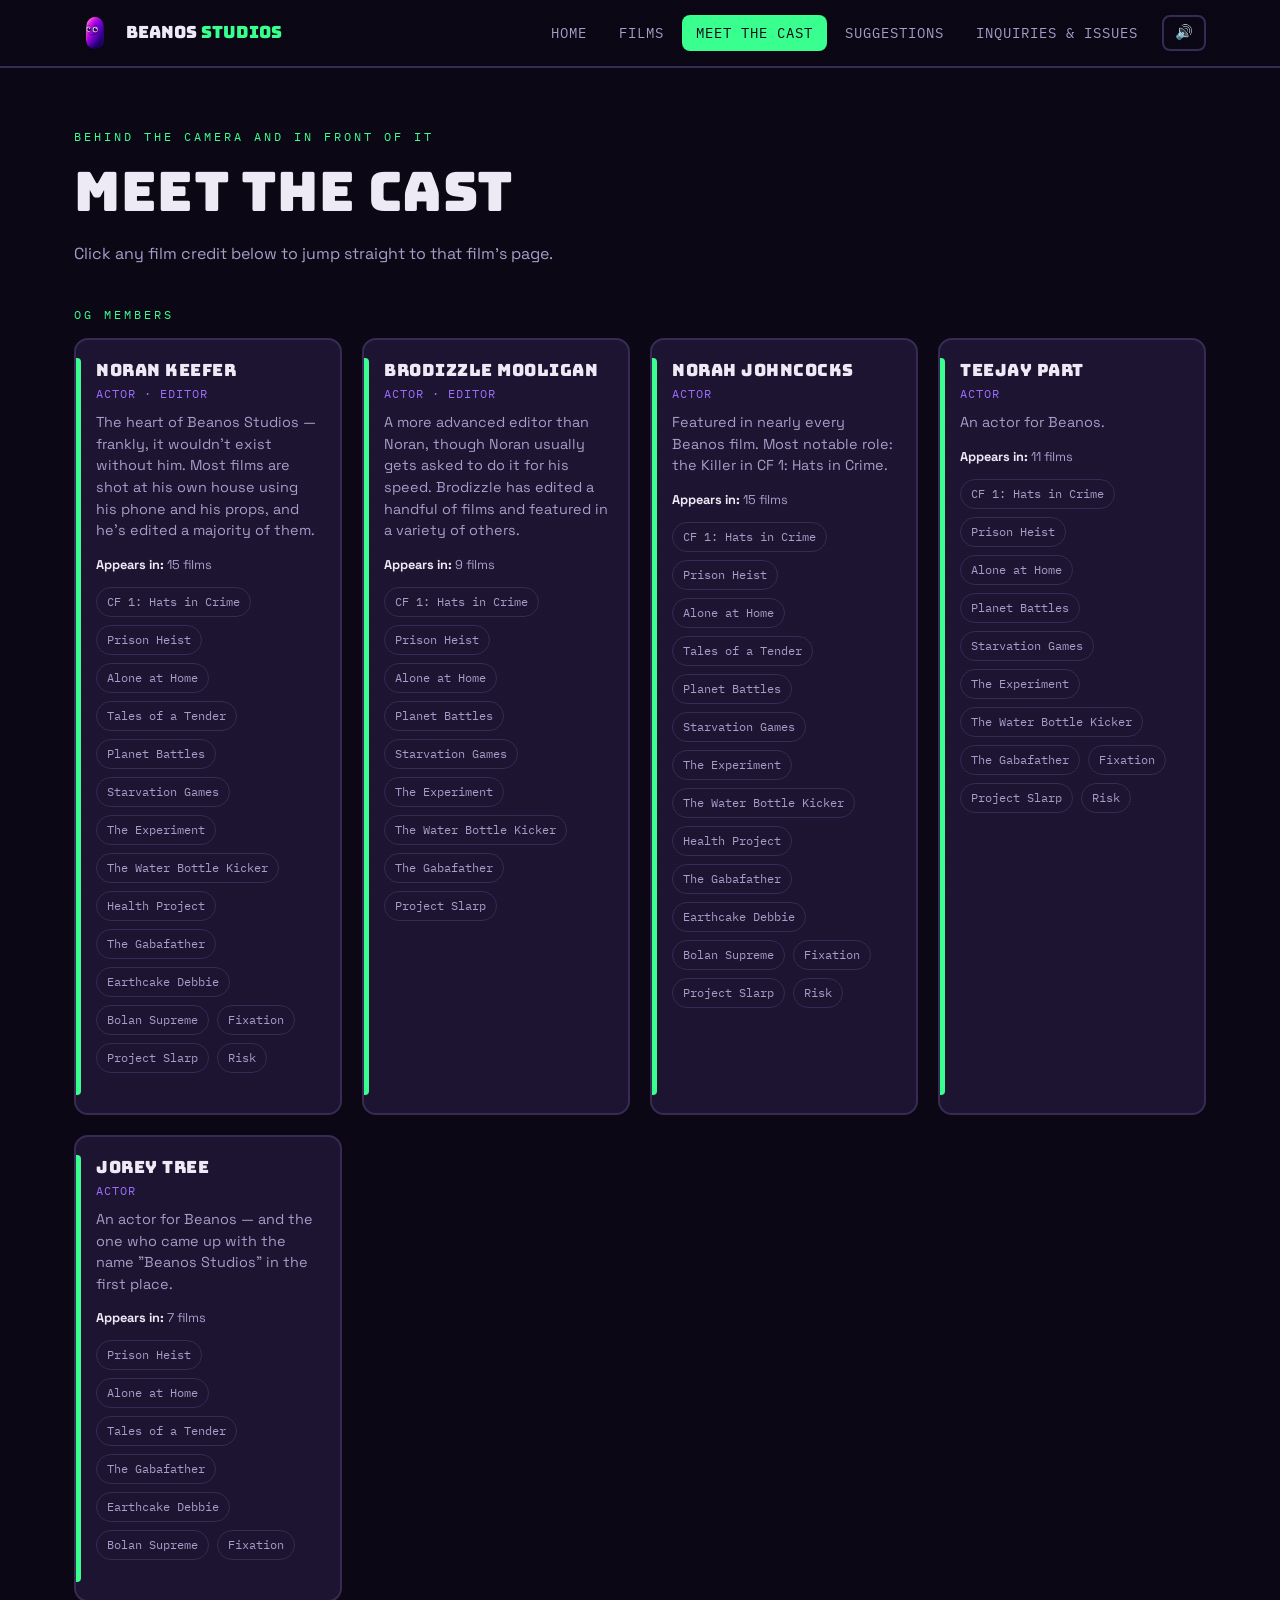
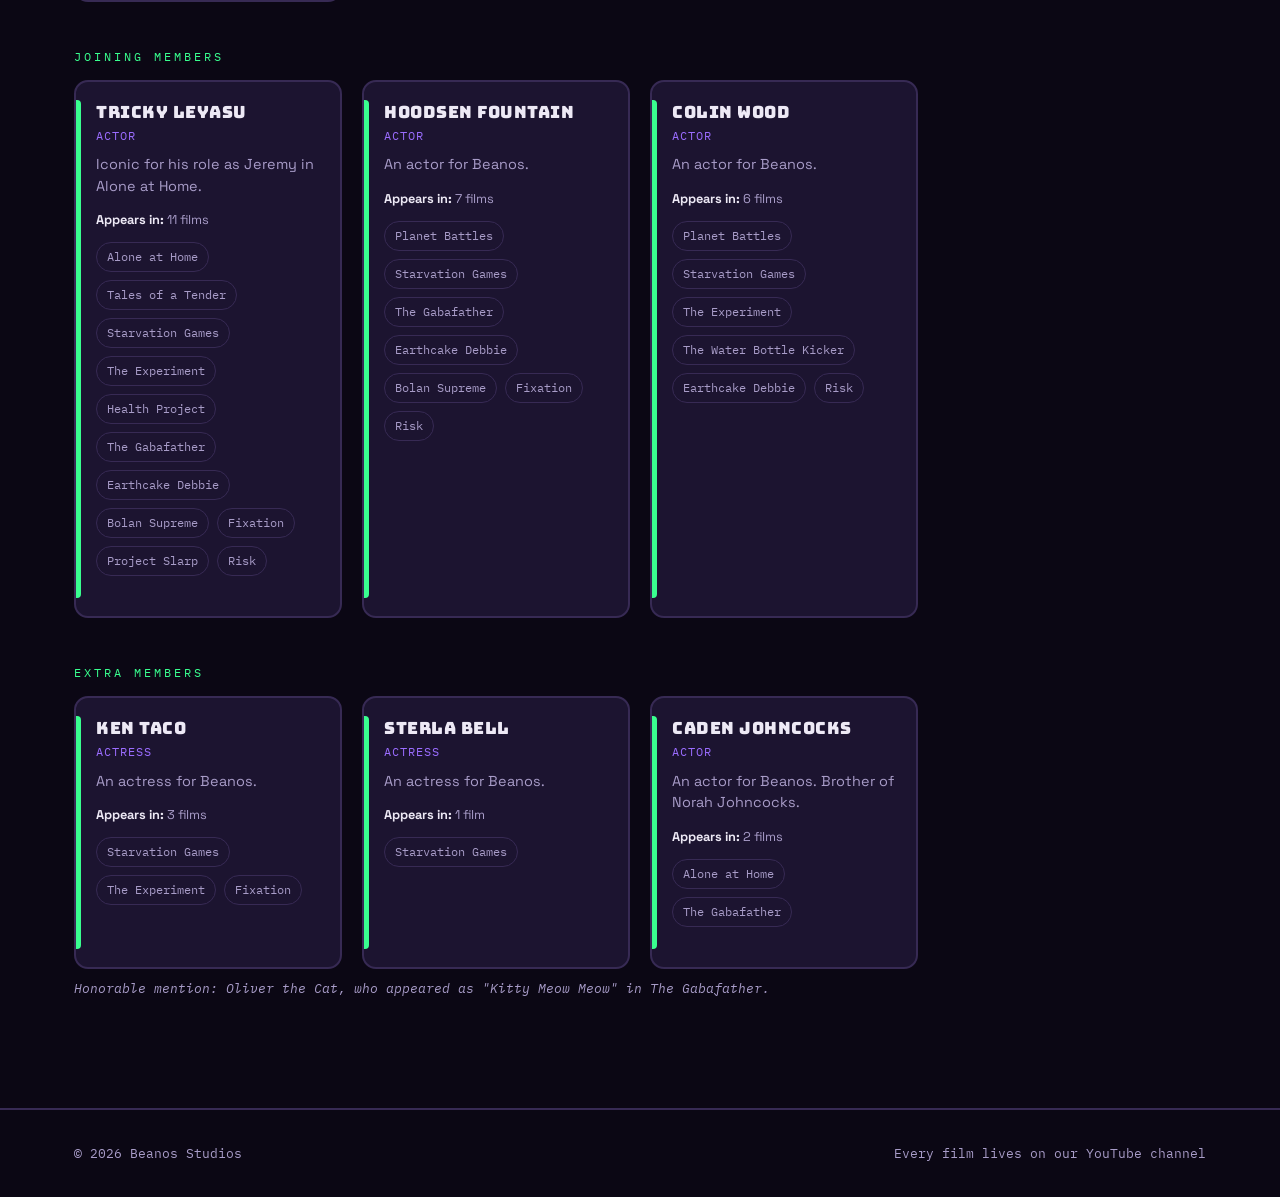
<file: beanos-site/cast.html>
<!DOCTYPE html>
<html lang="en">
<head>
<meta charset="UTF-8">
<meta name="viewport" content="width=device-width, initial-scale=1.0">
<title>Meet the Cast — Beanos Studios</title>
<meta name="description" content="The actors, editors, and directors behind every Beanos Studios film.">
<link rel="icon" href="/favicon.ico" sizes="any">
<link rel="icon" type="image/png" href="assets/logo.png">
<link rel="apple-touch-icon" href="assets/apple-touch-icon.png">
<link rel="stylesheet" href="css/style.css">
</head>
<body>

<nav class="site-nav">
  <div class="wrap">
    <a class="brand" href="index.html">
      <img src="assets/logo.png" alt="Beanos Studios logo">
      <span>BEANOS <em>STUDIOS</em></span>
    </a>
    <button class="nav-toggle">MENU</button>
    <div class="nav-links">
      <a href="index.html">Home</a>
      <a href="films.html">Films</a>
      <a href="cast.html" class="active">Meet the Cast</a>
      <a href="suggestions.html">Suggestions</a>
      <a href="contact.html">Inquiries &amp; Issues</a>
      <button class="sound-toggle" data-sound-toggle aria-label="Mute sounds">🔊</button>
    </div>
  </div>
</nav>

<section style="padding-top:48px;">
  <div class="wrap">
    <p class="eyebrow">Behind the camera and in front of it</p>
    <h1 style="margin:8px 0 6px;">Meet the Cast</h1>
    <p style="color:var(--text-dim); max-width:60ch; margin-bottom:40px;">Click any film credit below to jump straight to that film's page.</p>

    <div class="cast-tier">
      <span class="eyebrow">OG Members</span>
      <div class="cast-grid" data-tier="og"></div>
    </div>

    <div class="cast-tier">
      <span class="eyebrow">Joining Members</span>
      <div class="cast-grid" data-tier="joining"></div>
    </div>

    <div class="cast-tier">
      <span class="eyebrow">Extra Members</span>
      <div class="cast-grid" data-tier="extra"></div>
      <p class="honorable">Honorable mention: Oliver the Cat, who appeared as "Kitty Meow Meow" in The Gabafather.</p>
    </div>
  </div>
</section>

<footer>
  <div class="wrap">
    <span>© <span id="year"></span> Beanos Studios</span>
    <span>Every film lives on our <a href="https://www.youtube.com/@Noly_24" target="_blank" rel="noopener">YouTube channel</a></span>
  </div>
</footer>

<script src="js/sound.js"></script>
<script src="js/films-data.js"></script>
<script src="js/main.js"></script>
<script>
document.getElementById("year").textContent = new Date().getFullYear();

const CAST_INFO = [
  { tier: "og", name: "Noran Keefer", role: "Actor · Editor", bio: "The heart of Beanos Studios — frankly, it wouldn't exist without him. Most films are shot at his own house using his phone and his props, and he's edited a majority of them." },
  { tier: "og", name: "Brodizzle Mooligan", role: "Actor · Editor", bio: "A more advanced editor than Noran, though Noran usually gets asked to do it for his speed. Brodizzle has edited a handful of films and featured in a variety of others." },
  { tier: "og", name: "Norah Johncocks", role: "Actor", bio: "Featured in nearly every Beanos film. Most notable role: the Killer in CF 1: Hats in Crime." },
  { tier: "og", name: "TeeJay Part", role: "Actor", bio: "An actor for Beanos." },
  { tier: "og", name: "Jorey Tree", role: "Actor", bio: "An actor for Beanos — and the one who came up with the name \"Beanos Studios\" in the first place." },
  { tier: "joining", name: "Tricky Leyasu", role: "Actor", bio: "Iconic for his role as Jeremy in Alone at Home." },
  { tier: "joining", name: "Hoodsen Fountain", role: "Actor", bio: "An actor for Beanos." },
  { tier: "joining", name: "Colin Wood", role: "Actor", bio: "An actor for Beanos." },
  { tier: "extra", name: "Ken Taco", role: "Actress", bio: "An actress for Beanos." },
  { tier: "extra", name: "Sterla Bell", role: "Actress", bio: "An actress for Beanos." },
  { tier: "extra", name: "Caden Johncocks", role: "Actor", bio: "An actor for Beanos. Brother of Norah Johncocks." }
];

function creditsFor(name) {
  return FILMS.filter((f) => f.cast.some(([castName]) => castName === name));
}

["og", "joining", "extra"].forEach((tier) => {
  const container = document.querySelector(`[data-tier="${tier}"]`);
  const members = CAST_INFO.filter((m) => m.tier === tier);
  members.forEach((m) => {
    const films = creditsFor(m.name);
    const card = document.createElement("div");
    card.className = "cast-card";
    card.innerHTML = `
      <h3>${m.name}</h3>
      <span class="role">${m.role}</span>
      <p class="bio">${m.bio}</p>
      <p class="credits"><b>Appears in:</b> ${films.length} film${films.length === 1 ? "" : "s"}</p>
      <div class="crt-cast" style="margin-top:8px;"></div>
    `;
    const tagRow = card.querySelector(".crt-cast");
    films.forEach((f) => {
      const s = document.createElement("span");
      s.style.cursor = "pointer";
      s.textContent = f.title;
      s.addEventListener("click", () => openFilmModal(f));
      tagRow.appendChild(s);
    });
    container.appendChild(card);
  });
});
</script>
</body>
</html>
</file>
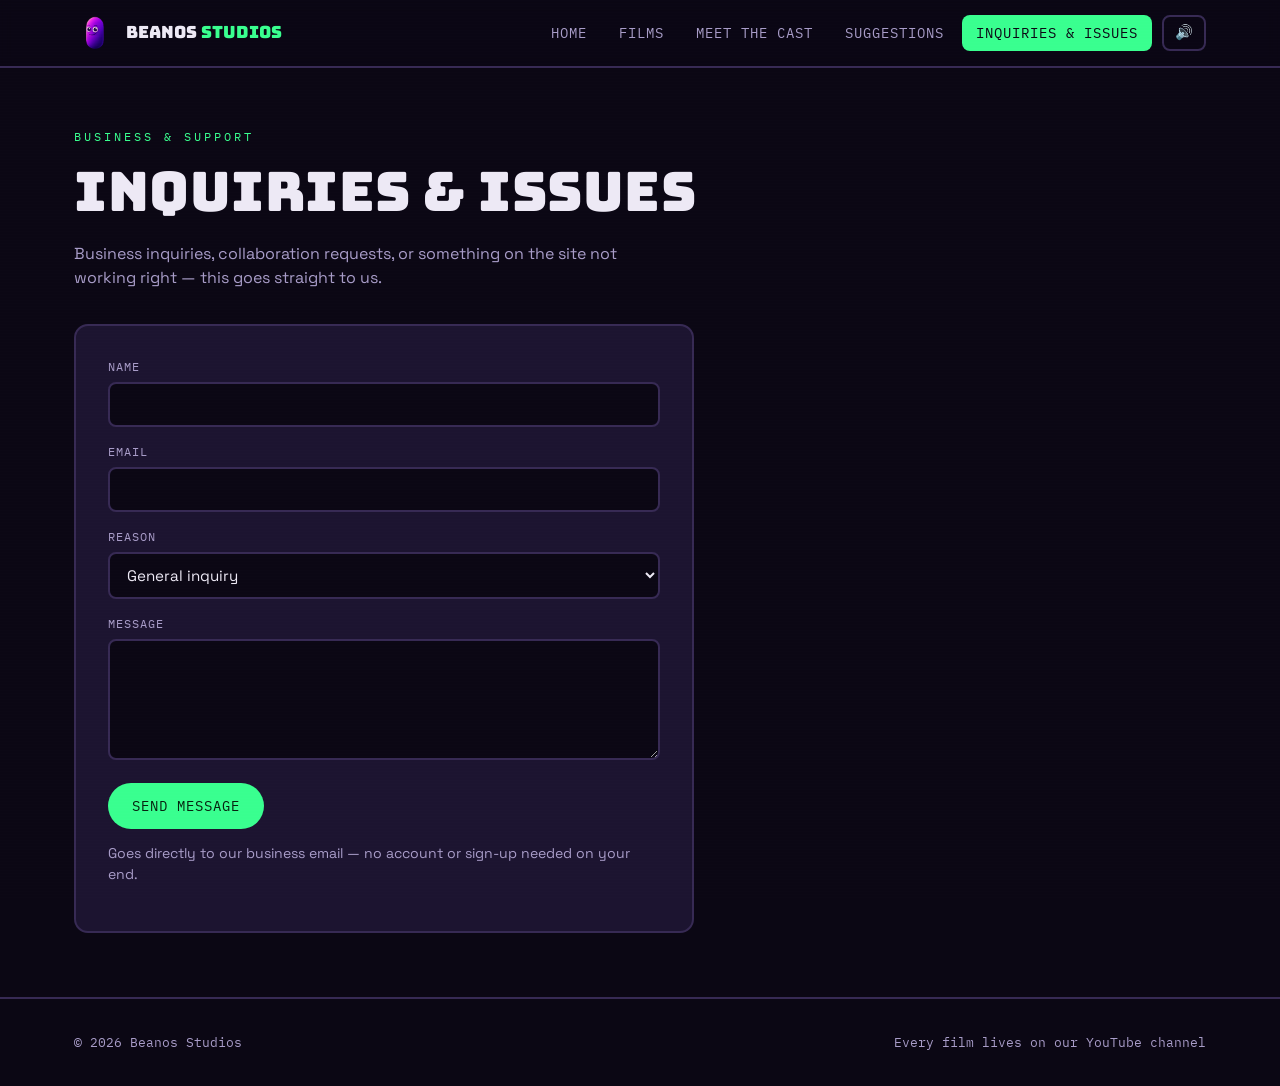
<file: beanos-site/contact.html>
<!DOCTYPE html>
<html lang="en">
<head>
<meta charset="UTF-8">
<meta name="viewport" content="width=device-width, initial-scale=1.0">
<title>Inquiries &amp; Issues — Beanos Studios</title>
<meta name="description" content="Business inquiries or issues to report — reach Beanos Studios directly.">
<link rel="icon" href="/favicon.ico" sizes="any">
<link rel="icon" type="image/png" href="assets/logo.png">
<link rel="apple-touch-icon" href="assets/apple-touch-icon.png">
<link rel="stylesheet" href="css/style.css">
</head>
<body>

<nav class="site-nav">
  <div class="wrap">
    <a class="brand" href="index.html">
      <img src="assets/logo.png" alt="Beanos Studios logo">
      <span>BEANOS <em>STUDIOS</em></span>
    </a>
    <button class="nav-toggle">MENU</button>
    <div class="nav-links">
      <a href="index.html">Home</a>
      <a href="films.html">Films</a>
      <a href="cast.html">Meet the Cast</a>
      <a href="suggestions.html">Suggestions</a>
      <a href="contact.html" class="active">Inquiries &amp; Issues</a>
      <button class="sound-toggle" data-sound-toggle aria-label="Mute sounds">🔊</button>
    </div>
  </div>
</nav>

<section style="padding-top:48px;">
  <div class="wrap">
    <p class="eyebrow">Business &amp; support</p>
    <h1 style="margin:8px 0 6px;">Inquiries &amp; Issues</h1>
    <p style="color:var(--text-dim); max-width:60ch; margin-bottom:34px;">Business inquiries, collaboration requests, or something on the site not working right — this goes straight to us.</p>

    <div class="form-card">
      <div class="form-success" id="success-box">Sent! We'll get back to you soon.</div>
      <form id="contact-form">
        <div class="field">
          <label for="c-name">Name</label>
          <input type="text" id="c-name" name="name" maxlength="60" required>
        </div>
        <div class="field">
          <label for="c-email">Email</label>
          <input type="email" id="c-email" name="email" required>
        </div>
        <div class="field">
          <label for="c-reason">Reason</label>
          <select id="c-reason" name="reason">
            <option>General inquiry</option>
            <option>Business inquiry</option>
            <option>Report an issue</option>
            <option>Other</option>
          </select>
        </div>
        <div class="field">
          <label for="c-message">Message</label>
          <textarea id="c-message" name="message" rows="5" required></textarea>
        </div>
        <input type="hidden" name="subject" value="New Inquiry — Beanos Studios">
        <input type="hidden" name="access_key" value="1bd51975-8a89-42ba-a700-bf1163e7ba7b">
        <input type="checkbox" name="botcheck" class="hp-field" tabindex="-1" autocomplete="off">
        <button type="submit" class="btn btn-primary">Send message</button>
      </form>
      <p class="form-note">Goes directly to our business email — no account or sign-up needed on your end.</p>
    </div>
  </div>
</section>

<footer>
  <div class="wrap">
    <span>© <span id="year"></span> Beanos Studios</span>
    <span>Every film lives on our <a href="https://www.youtube.com/@Noly_24" target="_blank" rel="noopener">YouTube channel</a></span>
  </div>
</footer>

<script src="js/sound.js"></script>
<script src="js/main.js"></script>
<script>
document.getElementById("year").textContent = new Date().getFullYear();

document.getElementById("contact-form").addEventListener("submit", async function (e) {
  e.preventDefault();
  const form = e.target;
  const btn = form.querySelector("button[type=submit]");
  const formData = new FormData(form);
  if (formData.get("botcheck")) return; // honeypot tripped
  const payload = Object.fromEntries(formData);
  btn.disabled = true;
  btn.textContent = "Sending...";
  try {
    const res = await fetch("https://api.web3forms.com/submit", {
      method: "POST",
      headers: { "Content-Type": "application/json", Accept: "application/json" },
      body: JSON.stringify(payload)
    });
    const result = await res.json();
    if (result.success) {
      document.getElementById("success-box").classList.add("show");
      form.reset();
    } else {
      alert("Something went wrong sending that — try again in a moment.");
    }
  } catch (err) {
    alert("Something went wrong sending that — try again in a moment.");
  } finally {
    btn.disabled = false;
    btn.textContent = "Send message";
  }
});
</script>
</body>
</html>
</file>
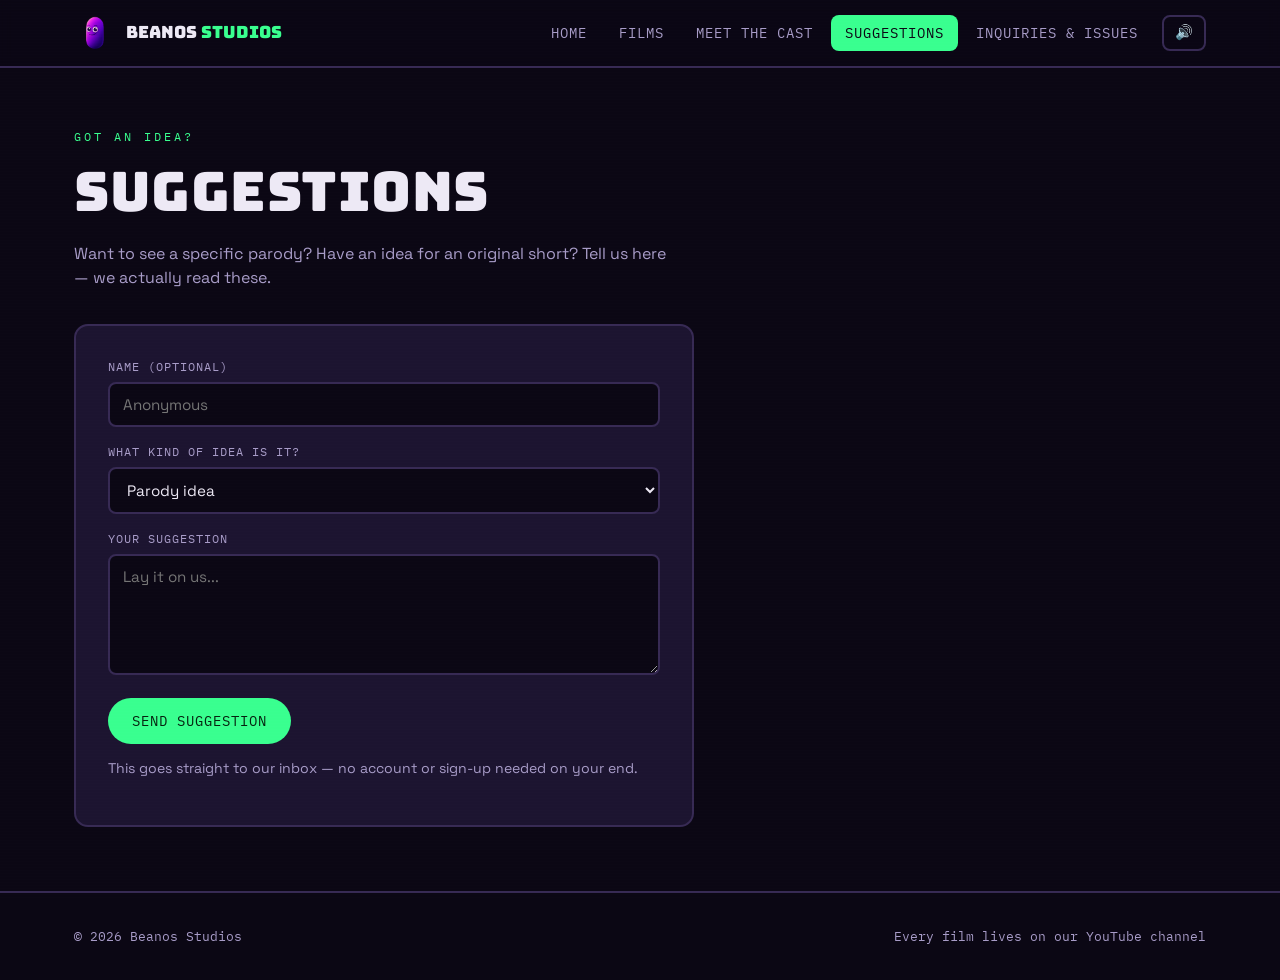
<file: beanos-site/suggestions.html>
<!DOCTYPE html>
<html lang="en">
<head>
<meta charset="UTF-8">
<meta name="viewport" content="width=device-width, initial-scale=1.0">
<title>Suggestions — Beanos Studios</title>
<meta name="description" content="Suggest a movie, a parody idea, or anything else to Beanos Studios.">
<link rel="icon" href="/favicon.ico" sizes="any">
<link rel="icon" type="image/png" href="assets/logo.png">
<link rel="apple-touch-icon" href="assets/apple-touch-icon.png">
<link rel="stylesheet" href="css/style.css">
</head>
<body>

<nav class="site-nav">
  <div class="wrap">
    <a class="brand" href="index.html">
      <img src="assets/logo.png" alt="Beanos Studios logo">
      <span>BEANOS <em>STUDIOS</em></span>
    </a>
    <button class="nav-toggle">MENU</button>
    <div class="nav-links">
      <a href="index.html">Home</a>
      <a href="films.html">Films</a>
      <a href="cast.html">Meet the Cast</a>
      <a href="suggestions.html" class="active">Suggestions</a>
      <a href="contact.html">Inquiries &amp; Issues</a>
      <button class="sound-toggle" data-sound-toggle aria-label="Mute sounds">🔊</button>
    </div>
  </div>
</nav>

<section style="padding-top:48px;">
  <div class="wrap">
    <p class="eyebrow">Got an idea?</p>
    <h1 style="margin:8px 0 6px;">Suggestions</h1>
    <p style="color:var(--text-dim); max-width:60ch; margin-bottom:34px;">Want to see a specific parody? Have an idea for an original short? Tell us here — we actually read these.</p>

    <div class="form-card">
      <div class="form-success" id="success-box">Sent! Thanks for the idea — we'll take a look.</div>
      <form id="suggestion-form">
        <div class="field">
          <label for="s-name">Name (optional)</label>
          <input type="text" id="s-name" name="name" maxlength="60" placeholder="Anonymous">
        </div>
        <div class="field">
          <label for="s-type">What kind of idea is it?</label>
          <select id="s-type" name="suggestion_type">
            <option>Parody idea</option>
            <option>Original idea</option>
            <option>General feedback</option>
          </select>
        </div>
        <div class="field">
          <label for="s-message">Your suggestion</label>
          <textarea id="s-message" name="message" rows="5" required placeholder="Lay it on us..."></textarea>
        </div>
        <input type="hidden" name="subject" value="New Suggestion — Beanos Studios">
        <input type="hidden" name="access_key" value="1bd51975-8a89-42ba-a700-bf1163e7ba7b">
        <input type="checkbox" name="botcheck" class="hp-field" tabindex="-1" autocomplete="off">
        <button type="submit" class="btn btn-primary">Send suggestion</button>
      </form>
      <p class="form-note">This goes straight to our inbox — no account or sign-up needed on your end.</p>
    </div>
  </div>
</section>

<footer>
  <div class="wrap">
    <span>© <span id="year"></span> Beanos Studios</span>
    <span>Every film lives on our <a href="https://www.youtube.com/@Noly_24" target="_blank" rel="noopener">YouTube channel</a></span>
  </div>
</footer>

<script src="js/sound.js"></script>
<script src="js/main.js"></script>
<script>
document.getElementById("year").textContent = new Date().getFullYear();

document.getElementById("suggestion-form").addEventListener("submit", async function (e) {
  e.preventDefault();
  const form = e.target;
  const btn = form.querySelector("button[type=submit]");
  const formData = new FormData(form);
  if (formData.get("botcheck")) return; // honeypot tripped
  const payload = Object.fromEntries(formData);
  btn.disabled = true;
  btn.textContent = "Sending...";
  try {
    const res = await fetch("https://api.web3forms.com/submit", {
      method: "POST",
      headers: { "Content-Type": "application/json", Accept: "application/json" },
      body: JSON.stringify(payload)
    });
    const result = await res.json();
    if (result.success) {
      document.getElementById("success-box").classList.add("show");
      form.reset();
    } else {
      alert("Something went wrong sending that — try again in a moment.");
    }
  } catch (err) {
    alert("Something went wrong sending that — try again in a moment.");
  } finally {
    btn.disabled = false;
    btn.textContent = "Send suggestion";
  }
});
</script>
</body>
</html>
</file>
<file: beanos-site/css/style.css>
/* =========================================================
   BEANOS STUDIOS — design tokens
   Direction: a scuffed-up late-night video rental store /
   public access channel, not a generic streaming clone.
   ========================================================= */
@import url('https://fonts.googleapis.com/css2?family=Bungee&family=Space+Grotesk:wght@400;500;700&family=IBM+Plex+Mono:wght@400;500&display=swap');

:root {
  --bg: #0b0714;
  --bg-alt: #150f24;
  --panel: #1c1430;
  --line: #372a54;
  --purple: #9b6dff;
  --purple-deep: #5b21b6;
  --green: #39ff8f;
  --pink: #ff4fd8;
  --text: #ede9f5;
  --text-dim: #a89cc8;
  --font-display: 'Bungee', system-ui, sans-serif;
  --font-body: 'Space Grotesk', system-ui, sans-serif;
  --font-mono: 'IBM Plex Mono', ui-monospace, monospace;
  --radius: 14px;
}

* { box-sizing: border-box; }
html { scroll-behavior: smooth; }

body {
  margin: 0;
  background: var(--bg);
  color: var(--text);
  font-family: var(--font-body);
  line-height: 1.5;
  position: relative;
}

/* subtle scanline / grain texture, ambient not distracting */
body::before {
  content: "";
  position: fixed;
  inset: 0;
  pointer-events: none;
  z-index: 9999;
  background: repeating-linear-gradient(
    to bottom,
    rgba(255,255,255,0.025) 0px,
    rgba(255,255,255,0.025) 1px,
    transparent 1px,
    transparent 3px
  );
  opacity: 0.5;
  mix-blend-mode: overlay;
}

a { color: inherit; text-decoration: none; }
img { max-width: 100%; display: block; }

h1, h2, h3 { font-family: var(--font-display); font-weight: 400; letter-spacing: 0.5px; line-height: 1.25; }
h1 { font-size: clamp(2rem, 5vw, 3.4rem); }
h2 { font-size: clamp(1.5rem, 3vw, 2.2rem); }

.eyebrow {
  font-family: var(--font-mono);
  text-transform: uppercase;
  letter-spacing: 3px;
  font-size: 0.75rem;
  color: var(--green);
}

.wrap {
  max-width: 1180px;
  margin: 0 auto;
  padding: 0 24px;
}

/* prefers-reduced-motion respected globally */
@media (prefers-reduced-motion: reduce) {
  * { animation-duration: 0.001ms !important; animation-iteration-count: 1 !important; transition-duration: 0.001ms !important; }
}

:focus-visible {
  outline: 3px solid var(--green);
  outline-offset: 3px;
}

/* =========================================================
   NAV
   ========================================================= */
.site-nav {
  position: sticky;
  top: 0;
  z-index: 100;
  background: rgba(11, 7, 20, 0.9);
  backdrop-filter: blur(6px);
  border-bottom: 2px solid var(--line);
}
.site-nav .wrap {
  display: flex;
  align-items: center;
  justify-content: space-between;
  padding-top: 12px;
  padding-bottom: 12px;
  gap: 16px;
}
.brand {
  display: flex;
  align-items: center;
  gap: 10px;
}
.brand img { width: 42px; height: 42px; border-radius: 10px; }
.brand span {
  font-family: var(--font-display);
  font-size: 1.05rem;
  color: var(--text);
}
.brand span em {
  font-style: normal;
  color: var(--green);
}
.nav-links {
  display: flex;
  gap: 4px;
  flex-wrap: wrap;
}
.nav-links a {
  font-family: var(--font-mono);
  font-size: 0.85rem;
  text-transform: uppercase;
  letter-spacing: 1px;
  padding: 8px 14px;
  border-radius: 8px;
  color: var(--text-dim);
  transition: color 0.15s, background 0.15s;
}
.nav-links a:hover { color: var(--text); background: var(--panel); }
.nav-links a.active { color: var(--bg); background: var(--green); }
.nav-toggle { display: none; }
.sound-toggle {
  background: none;
  border: 2px solid var(--line);
  color: var(--text);
  border-radius: 8px;
  padding: 7px 11px;
  font-size: 0.9rem;
  cursor: pointer;
  margin-left: 6px;
  transition: border-color 0.15s;
}
.sound-toggle:hover { border-color: var(--green); }

@media (max-width: 760px) {
  .nav-links {
    position: absolute;
    top: 100%;
    left: 0;
    right: 0;
    background: var(--bg-alt);
    flex-direction: column;
    padding: 8px;
    border-bottom: 2px solid var(--line);
    display: none;
  }
  .nav-links.open { display: flex; }
  .nav-toggle {
    display: block;
    background: none;
    border: 2px solid var(--line);
    color: var(--text);
    font-family: var(--font-mono);
    padding: 6px 10px;
    border-radius: 8px;
  }
}

/* =========================================================
   BUTTONS
   ========================================================= */
.btn {
  display: inline-flex;
  align-items: center;
  gap: 8px;
  font-family: var(--font-mono);
  text-transform: uppercase;
  letter-spacing: 1px;
  font-size: 0.85rem;
  padding: 12px 22px;
  border-radius: 999px;
  border: 2px solid transparent;
  background: transparent;
  cursor: pointer;
  transition: transform 0.15s, box-shadow 0.15s;
}
.btn:hover { transform: translateY(-2px); }
.btn-primary { background: var(--green); color: #06210f; box-shadow: 0 0 0 rgba(57,255,143,0); }
.btn-primary:hover { box-shadow: 0 6px 22px rgba(57,255,143,0.35); }
.btn-outline { background: transparent; border-color: var(--purple); color: var(--text); }
.btn-outline:hover { border-color: var(--green); }
.btn-pink { background: var(--pink); color: #2b0022; }

/* =========================================================
   HERO (home)
   ========================================================= */
.hero {
  padding: 90px 0 60px;
  position: relative;
  overflow: hidden;
  background:
    radial-gradient(ellipse at top right, rgba(155,109,255,0.25), transparent 55%),
    radial-gradient(ellipse at bottom left, rgba(57,255,143,0.12), transparent 55%);
}
.hero .wrap { display: grid; grid-template-columns: 1.1fr 0.9fr; gap: 48px; align-items: center; }
.hero-tape {
  justify-self: center;
  width: 100%;
  max-width: 360px;
  aspect-ratio: 3/4;
  border-radius: 18px;
  background: var(--panel);
  border: 3px solid var(--line);
  display: flex;
  align-items: center;
  justify-content: center;
  padding: 30px;
  box-shadow: 10px 10px 0 var(--purple-deep);
}
.hero-tape img { border-radius: 12px; }
.hero-tape { cursor: default; }
#hero-logo { cursor: pointer; }

@keyframes logo-idle {
  0%, 100% { transform: translateY(0) rotate(0deg); }
  50% { transform: translateY(-6px) rotate(-2deg); }
}
.hero-logo-idle { animation: logo-idle 4.5s ease-in-out infinite; }

@keyframes logo-pop {
  0% { transform: scale(1) rotate(0deg); }
  25% { transform: scale(1.15, 0.88) rotate(-8deg); }
  55% { transform: scale(0.92, 1.1) rotate(360deg); }
  80% { transform: scale(1.06) rotate(370deg); }
  100% { transform: scale(1) rotate(360deg); }
}
.hero-logo-pop { animation: logo-pop 0.7s cubic-bezier(.36,.07,.19,.97) both; }

@media (prefers-reduced-motion: reduce) {
  .hero-logo-idle, .hero-logo-pop { animation: none; }
}

.ad-video-wrap {
  position: relative;
  max-width: 900px;
  margin: 0 auto;
  border-radius: var(--radius);
  overflow: hidden;
  border: 2px solid var(--line);
  background: #000;
}
.ad-video-wrap video { width: 100%; display: block; aspect-ratio: 16/9; background: #000; }
.ad-play-badge {
  position: absolute;
  inset: 0;
  width: 100%; height: 100%;
  display: flex; align-items: center; justify-content: center;
  background: rgba(11,7,20,0.35);
  border: none; cursor: pointer;
  transition: opacity 0.15s;
}
.ad-play-badge:hover { background: rgba(11,7,20,0.5); }
.ad-play-badge .tri {
  width: 0; height: 0;
  border-top: 22px solid transparent;
  border-bottom: 22px solid transparent;
  border-left: 34px solid var(--green);
}
.hero h1 { margin: 10px 0 18px; }
.hero p.lede { color: var(--text-dim); font-size: 1.05rem; max-width: 46ch; margin-bottom: 28px; }
.hero-ctas { display: flex; gap: 14px; flex-wrap: wrap; }

@media (max-width: 860px) {
  .hero .wrap { grid-template-columns: 1fr; }
  .hero-tape { order: -1; max-width: 260px; }
}

/* =========================================================
   SECTIONS / GENERIC
   ========================================================= */
section { padding: 64px 0; }
.section-head { margin-bottom: 36px; max-width: 60ch; }
.section-head p { color: var(--text-dim); }

.divider {
  border: none;
  height: 2px;
  background: repeating-linear-gradient(to right, var(--line) 0 10px, transparent 10px 18px);
  margin: 0;
}

/* =========================================================
   FILM GRID — "tape spine" cards
   ========================================================= */
.film-grid {
  display: grid;
  grid-template-columns: repeat(auto-fill, minmax(220px, 1fr));
  gap: 22px;
}
.tape-card {
  background: var(--panel);
  border: 2px solid var(--line);
  border-radius: var(--radius);
  overflow: hidden;
  cursor: pointer;
  transition: transform 0.18s, border-color 0.18s;
  text-align: left;
  color: var(--text);
  font: inherit;
  padding: 0;
}
.tape-card:hover { transform: translateY(-6px) rotate(-0.5deg); border-color: var(--green); }
.tape-thumb { position: relative; aspect-ratio: 16/9; background: #000; }
.tape-thumb img { width: 100%; height: 100%; object-fit: cover; }
.tape-thumb .play-badge {
  position: absolute;
  inset: 0;
  display: flex;
  align-items: center;
  justify-content: center;
  background: rgba(11,7,20,0.35);
  opacity: 0;
  transition: opacity 0.15s;
}
.tape-card:hover .play-badge { opacity: 1; }
.play-badge .tri {
  width: 0; height: 0;
  border-top: 14px solid transparent;
  border-bottom: 14px solid transparent;
  border-left: 22px solid var(--green);
}
.featured-badge {
  position: absolute;
  top: 8px; left: 8px;
  z-index: 2;
  background: var(--pink);
  color: #2b0022;
  font-family: var(--font-mono);
  font-size: 0.65rem;
  font-weight: 700;
  letter-spacing: 0.5px;
  padding: 4px 8px;
  border-radius: 6px;
}
.tape-label { padding: 14px 16px 16px; }
.tape-label .tape-title { font-family: var(--font-display); font-size: 0.95rem; margin: 0 0 6px; }
.tape-label .tape-tags { font-family: var(--font-mono); font-size: 0.7rem; color: var(--purple); text-transform: uppercase; letter-spacing: 1px; }
.tape-label .tape-rating { margin-top: 8px; font-family: var(--font-mono); font-size: 0.75rem; color: var(--text-dim); }
.tape-label .tape-views { margin-top: 2px; font-family: var(--font-mono); font-size: 0.72rem; color: var(--text-dim); opacity: 0.85; min-height: 1em; }
.modal-views { font-family: var(--font-mono); font-size: 0.78rem; color: var(--text-dim); margin: 4px 0 0; min-height: 1em; }

.sort-row {
  display: flex;
  align-items: center;
  gap: 12px;
  margin-bottom: 26px;
}
.sort-row label { margin-bottom: 0; }
.sort-row select { width: auto; min-width: 180px; }

.hero-banner {
  position: relative;
  min-height: 440px;
  display: flex;
  align-items: flex-end;
  overflow: hidden;
  margin-bottom: 10px;
}
.hero-banner-bg {
  position: absolute;
  inset: 0;
  background-size: cover;
  background-position: center 30%;
  transition: background-image 0.5s ease;
}
.hero-banner-fade {
  position: absolute;
  inset: 0;
  background:
    linear-gradient(to top, var(--bg) 2%, rgba(11,7,20,0.6) 42%, rgba(11,7,20,0.15) 100%),
    linear-gradient(to right, rgba(11,7,20,0.9) 0%, rgba(11,7,20,0.25) 60%);
}
.hero-banner-content {
  position: relative;
  z-index: 2;
  padding-bottom: 38px;
  max-width: 620px;
}
.hero-banner-content h2 { font-size: clamp(1.7rem, 4vw, 2.5rem); margin: 8px 0 6px; }
.hero-banner-desc { color: var(--text); opacity: 0.92; margin: 14px 0 22px; max-width: 56ch; font-size: 0.95rem; }
.hero-banner-dots { display: flex; gap: 8px; margin-top: 24px; }
.hb-dot { width: 9px; height: 9px; border-radius: 50%; border: none; background: var(--line); cursor: pointer; padding: 0; }
.hb-dot.active { background: var(--green); }
@media (max-width: 700px) {
  .hero-banner { min-height: 360px; }
  .hero-banner-content { max-width: 100%; }
}

.cast-name-link { cursor: pointer; text-decoration: underline dotted; text-underline-offset: 3px; }
.cast-name-link:hover { color: var(--green); }

.rating-hint { font-family: var(--font-mono); font-size: 0.72rem; color: var(--text-dim); font-style: italic; }

/* quiz button strip */
.quiz-cta {
  display: flex;
  align-items: center;
  justify-content: space-between;
  gap: 20px;
  flex-wrap: wrap;
  background: linear-gradient(120deg, rgba(155,109,255,0.18), rgba(57,255,143,0.1));
  border: 2px dashed var(--purple);
  border-radius: var(--radius);
  padding: 22px 26px;
  margin-bottom: 40px;
}
.quiz-cta h3 { margin: 0 0 4px; font-size: 1.1rem; }
.quiz-cta p { margin: 0; color: var(--text-dim); font-size: 0.92rem; }

/* =========================================================
   MODAL — "CRT set" frame
   ========================================================= */
.modal-overlay {
  position: fixed;
  inset: 0;
  background: rgba(5, 3, 10, 0.82);
  display: none;
  align-items: center;
  justify-content: center;
  z-index: 1000;
  padding: 20px;
}
.modal-overlay.open { display: flex; }
.crt {
  width: 100%;
  max-width: 760px;
  max-height: 88vh;
  overflow-y: auto;
  background: var(--bg-alt);
  border: 3px solid var(--purple);
  border-radius: 20px;
  box-shadow: 0 0 0 6px var(--bg), 0 20px 60px rgba(0,0,0,0.6);
  padding: 0;
  position: relative;
  animation: crt-on 0.25s ease-out;
}
@keyframes crt-on {
  from { transform: scale(0.92); opacity: 0; filter: brightness(2); }
  to { transform: scale(1); opacity: 1; filter: brightness(1); }
}
.crt-close {
  position: absolute;
  top: 14px; right: 14px;
  background: var(--panel);
  border: 2px solid var(--line);
  color: var(--text);
  width: 36px; height: 36px;
  border-radius: 50%;
  cursor: pointer;
  font-size: 1rem;
  z-index: 2;
}
.crt-screen { aspect-ratio: 16/9; background: #000; position: relative; }
.crt-screen img { width: 100%; height: 100%; object-fit: cover; cursor: pointer; }
.crt-screen iframe { width: 100%; height: 100%; border: 0; }
.crt-screen .play-badge { position: absolute; inset: 0; display: flex; align-items: center; justify-content: center; }
.crt-body { padding: 26px 28px 30px; }
.crt-body h2 { margin: 0 0 6px; }
.crt-body .tape-tags { font-family: var(--font-mono); color: var(--purple); text-transform: uppercase; font-size: 0.75rem; letter-spacing: 1px; }
.crt-body .desc { color: var(--text-dim); margin: 14px 0; }
.crt-cast { display: flex; flex-wrap: wrap; gap: 8px; margin: 14px 0 20px; }
.crt-cast span {
  font-family: var(--font-mono);
  font-size: 0.75rem;
  background: var(--panel);
  border: 1px solid var(--line);
  padding: 5px 10px;
  border-radius: 999px;
  color: var(--text-dim);
}
.crt-cast span b { color: var(--text); }

/* rating stars */
.stars { display: flex; gap: 4px; }
.stars button {
  background: none; border: none; cursor: pointer;
  font-size: 1.4rem; color: var(--line); padding: 0;
  transition: color 0.1s, transform 0.1s;
}
.stars button:hover, .stars button.active { color: var(--green); transform: scale(1.1); }
.rating-row { display: flex; align-items: center; gap: 14px; flex-wrap: wrap; margin-bottom: 6px; }
.rating-summary { font-family: var(--font-mono); font-size: 0.85rem; color: var(--text-dim); }

/* comments */
.comments-section { margin-top: 26px; border-top: 2px dashed var(--line); padding-top: 20px; }
.comments-section h3 { font-size: 1rem; margin-bottom: 12px; }
.comment-form { display: flex; flex-direction: column; gap: 10px; margin-bottom: 20px; }
.comment-form .row { display: flex; gap: 10px; flex-wrap: wrap; }
.comment-list { display: flex; flex-direction: column; gap: 12px; max-height: 260px; overflow-y: auto; padding-right: 4px; }
.comment {
  background: var(--panel);
  border: 1px solid var(--line);
  border-radius: 10px;
  padding: 12px 14px;
}
.comment .meta { display: flex; justify-content: space-between; align-items: center; font-family: var(--font-mono); font-size: 0.72rem; color: var(--purple); margin-bottom: 6px; }
.comment .msg { font-size: 0.92rem; }
.like-btn {
  background: none; border: 1px solid var(--line); color: var(--text-dim);
  font-family: var(--font-mono); font-size: 0.75rem; border-radius: 999px;
  padding: 3px 10px; cursor: pointer; display: inline-flex; align-items: center; gap: 5px;
}
.like-btn:hover { border-color: var(--pink); color: var(--pink); }
.like-btn.liked { color: var(--pink); border-color: var(--pink); }
.report-btn {
  background: none; border: 1px solid var(--line); color: var(--text-dim);
  font-family: var(--font-mono); font-size: 0.75rem; border-radius: 999px;
  padding: 3px 10px; cursor: pointer;
}
.report-btn:hover { border-color: #ff6b6b; color: #ff6b6b; }
.report-btn.reported { color: #ff6b6b; border-color: #ff6b6b; cursor: default; }

.reply-btn {
  background: none; border: none; color: var(--text-dim);
  font-family: var(--font-mono); font-size: 0.72rem; cursor: pointer;
  padding: 6px 0 0; text-decoration: underline dotted;
}
.reply-btn:hover { color: var(--green); }
.reply-form-slot:not(:empty) { margin-top: 8px; }
.reply-form-slot .comment-form { gap: 8px; margin-bottom: 0; }
.comment-replies {
  margin-top: 10px;
  padding-left: 16px;
  border-left: 2px solid var(--line);
  display: flex;
  flex-direction: column;
  gap: 10px;
}
.comment.reply { background: transparent; border: none; padding: 0; }
.empty-note { color: var(--text-dim); font-size: 0.88rem; font-style: italic; }

/* =========================================================
   FORM ELEMENTS (shared: quiz, comments, suggestions, contact)
   ========================================================= */
input[type=text], input[type=email], textarea, select {
  background: var(--bg);
  border: 2px solid var(--line);
  border-radius: 8px;
  padding: 11px 13px;
  color: var(--text);
  font-family: var(--font-body);
  font-size: 0.95rem;
  width: 100%;
}
input:focus, textarea:focus, select:focus { border-color: var(--green); }
label { font-family: var(--font-mono); font-size: 0.75rem; text-transform: uppercase; letter-spacing: 1px; color: var(--text-dim); display: block; margin-bottom: 6px; }
.field { margin-bottom: 16px; }
.hp-field { position: absolute; left: -9999px; }

.form-card {
  background: var(--panel);
  border: 2px solid var(--line);
  border-radius: var(--radius);
  padding: 32px;
  max-width: 620px;
}
.form-note { color: var(--text-dim); font-size: 0.88rem; margin-top: 14px; }
.form-success {
  display: none;
  background: rgba(57,255,143,0.12);
  border: 2px solid var(--green);
  color: var(--green);
  padding: 14px 16px;
  border-radius: 10px;
  font-family: var(--font-mono);
  font-size: 0.9rem;
  margin-bottom: 18px;
}
.form-success.show { display: block; }

/* =========================================================
   CAST PAGE
   ========================================================= */
.cast-tier { margin-bottom: 46px; }
.cast-tier > .eyebrow { display: block; margin-bottom: 14px; }
.cast-grid { display: grid; grid-template-columns: repeat(auto-fill, minmax(240px, 1fr)); gap: 20px; }
.cast-card {
  background: var(--panel);
  border: 2px solid var(--line);
  border-radius: var(--radius);
  padding: 20px;
  position: relative;
}
.cast-card::before {
  content: "";
  position: absolute;
  left: 0; top: 18px; bottom: 18px;
  width: 5px;
  background: var(--green);
  border-radius: 0 4px 4px 0;
}
.cast-card h3 { margin: 0 0 4px; font-size: 1.05rem; }
.cast-card .role { font-family: var(--font-mono); font-size: 0.72rem; color: var(--purple); text-transform: uppercase; letter-spacing: 1px; margin-bottom: 10px; display: block; }
.cast-card p.bio { color: var(--text-dim); font-size: 0.9rem; margin: 0 0 10px; }
.cast-card .credits { font-size: 0.8rem; color: var(--text-dim); }
.cast-card .credits b { color: var(--text); }
.honorable {
  margin-top: 10px;
  font-family: var(--font-mono);
  font-size: 0.8rem;
  color: var(--text-dim);
  font-style: italic;
}

/* =========================================================
   FOOTER
   ========================================================= */
footer {
  border-top: 2px solid var(--line);
  padding: 34px 0;
  color: var(--text-dim);
  font-family: var(--font-mono);
  font-size: 0.8rem;
}
footer .wrap { display: flex; justify-content: space-between; flex-wrap: wrap; gap: 10px; }

/* quiz modal specific */
.quiz-step { display: none; }
.quiz-step.active { display: block; }
.quiz-options { display: flex; flex-direction: column; gap: 10px; margin: 18px 0 6px; }
.quiz-options button {
  text-align: left;
  background: var(--bg);
  border: 2px solid var(--line);
  color: var(--text);
  padding: 13px 16px;
  border-radius: 10px;
  cursor: pointer;
  font-family: var(--font-body);
  font-size: 0.95rem;
  transition: border-color 0.15s, background 0.15s;
}
.quiz-options button:hover { border-color: var(--green); background: var(--panel); }
.quiz-progress { font-family: var(--font-mono); font-size: 0.7rem; color: var(--purple); text-transform: uppercase; letter-spacing: 1px; margin-bottom: 4px; }
.quiz-result { text-align: center; }
.quiz-result .tape-card { max-width: 320px; margin: 18px auto; }
</file>
